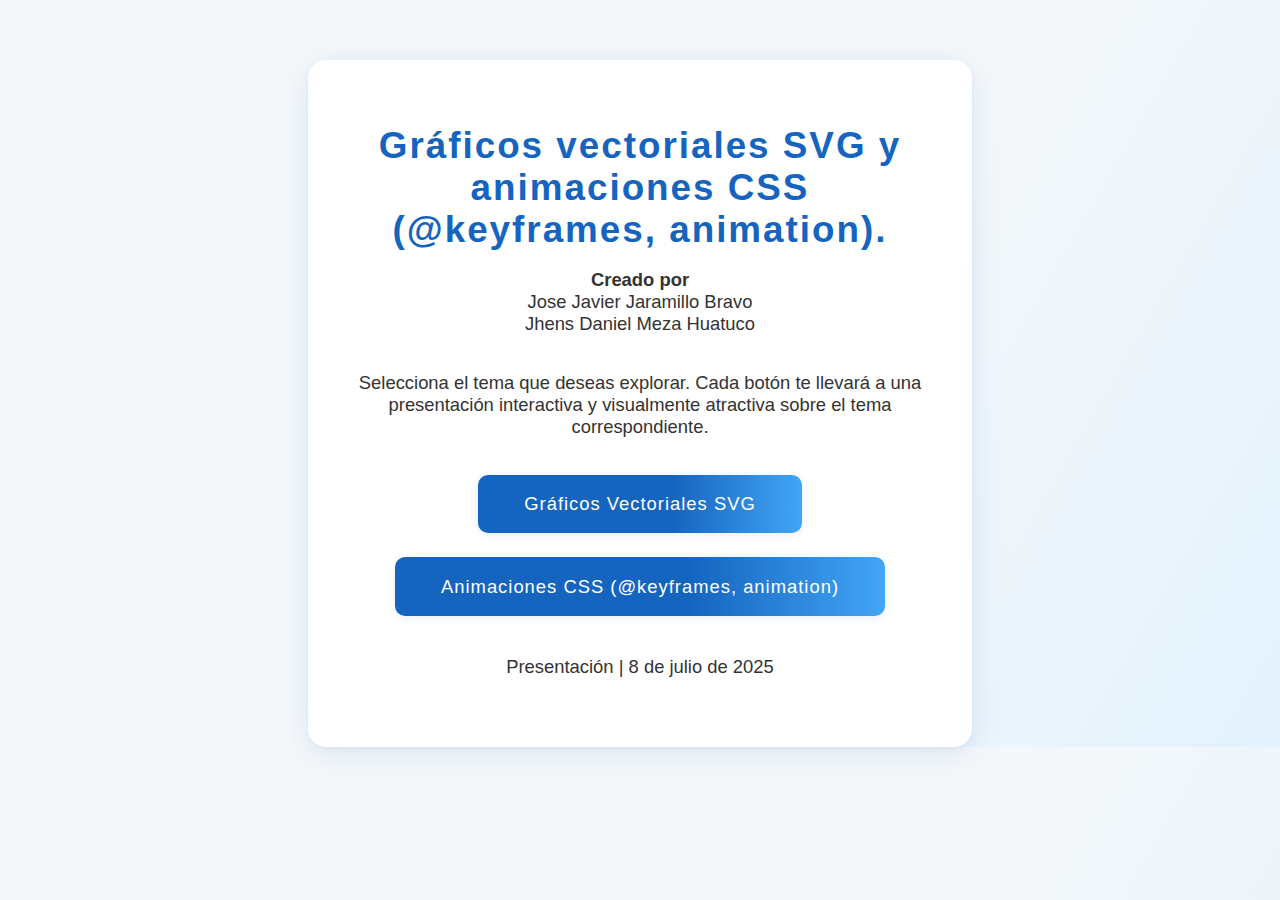
<file: index.html>
<!DOCTYPE html>
<html lang="es">
<head>
    <meta charset="UTF-8">
    <meta name="viewport" content="width=device-width, initial-scale=1.0">
    <title>Exposición Grupo 3 - Índice Temas</title>
    <link rel="stylesheet" href="main.css">
</head>
<body>
    <div class="index-container">
        <h1>Gráficos vectoriales SVG y animaciones CSS (@keyframes, animation).</h1>
        <p><strong>Creado por</strong><br>
        Jose Javier Jaramillo Bravo<br>
        Jhens Daniel Meza Huatuco</p>
        <p>Selecciona el tema que deseas explorar. Cada botón te llevará a una presentación interactiva y visualmente atractiva sobre el tema correspondiente.</p>
        <div class="index-buttons">
            <a href="svg_graficos.html" class="index-btn">Gráficos Vectoriales SVG</a>
            <a href="animaciones_css.html" class="index-btn">Animaciones CSS (@keyframes, animation)</a>
        </div>
        <footer>
            <p>Presentación | 8 de julio de 2025</p>
        </footer>
    </div>
</body>
</html>
</file>
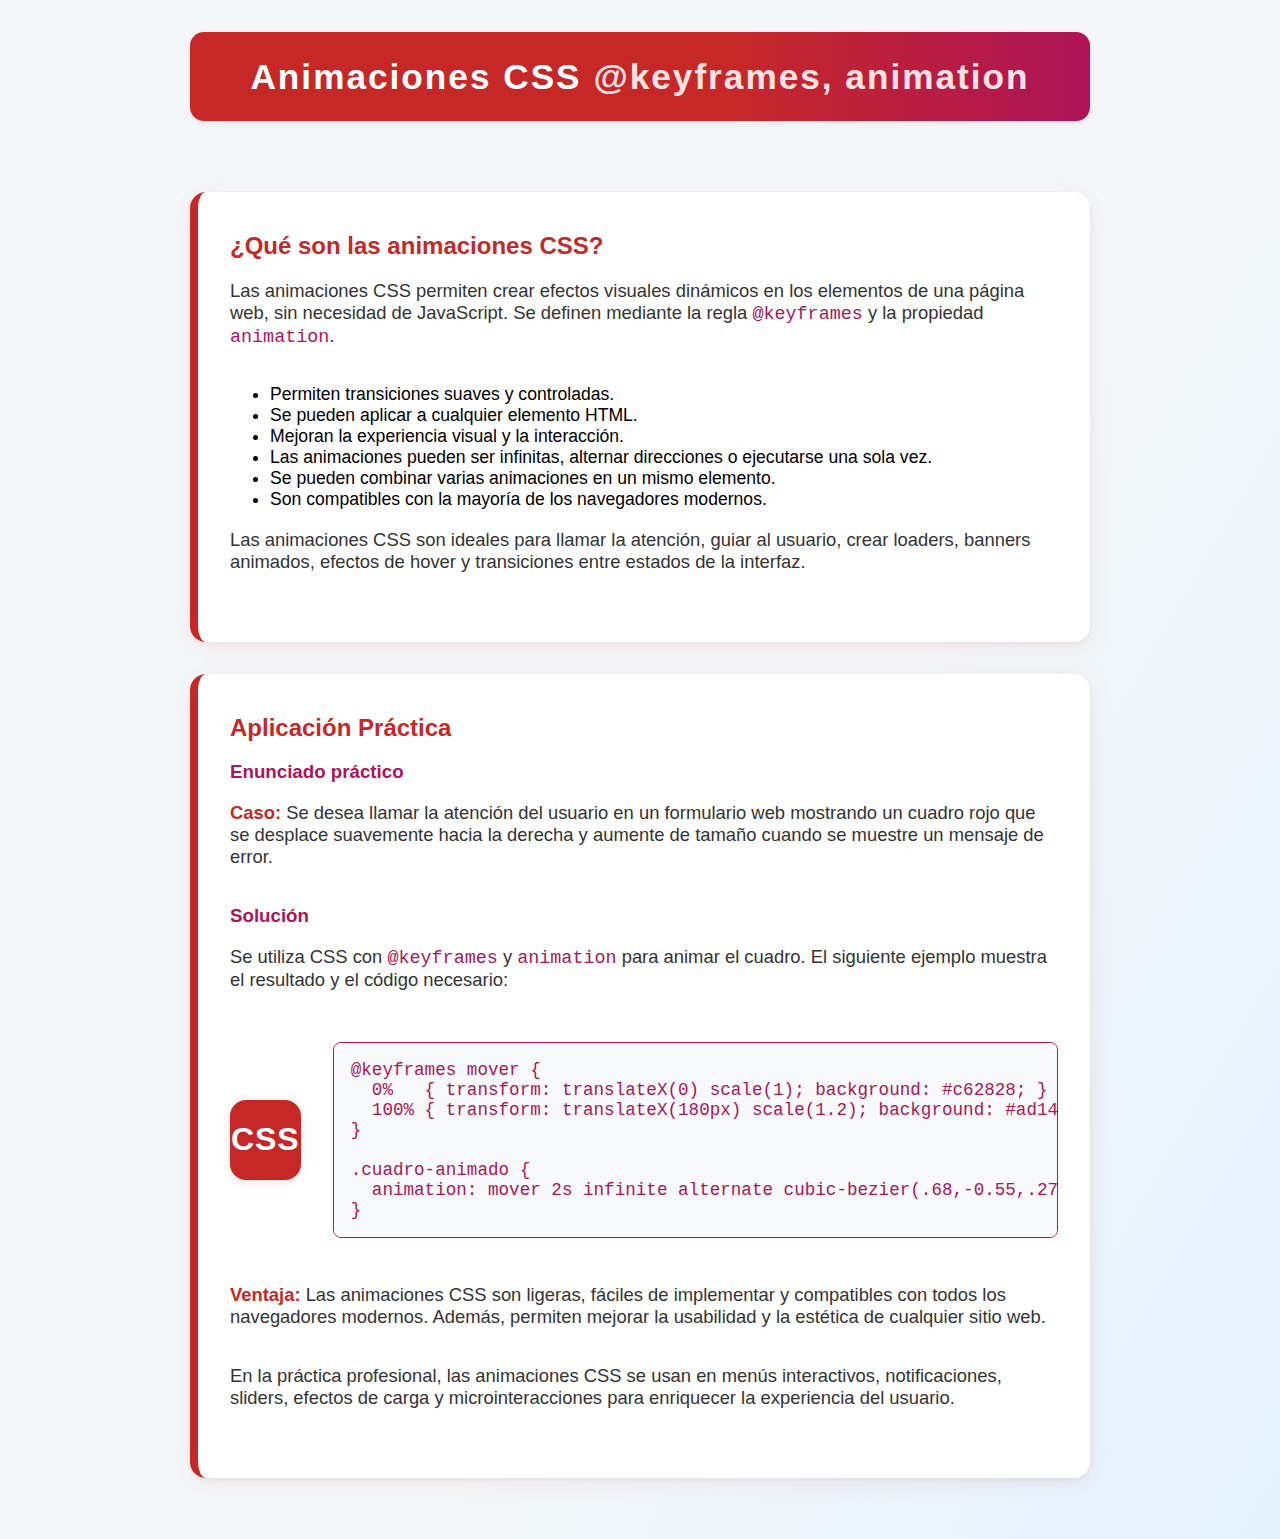
<file: animaciones_css.html>
<!DOCTYPE html>
<html lang="es">
<head>
    <meta charset="UTF-8">
    <meta name="viewport" content="width=device-width, initial-scale=1.0">
    <title>Animaciones CSS (@keyframes, animation)</title>
    <link rel="stylesheet" href="animaciones.css">
    <link rel="stylesheet" href="main.css">
</head>
<body>
    <div class="container">
        <div style="background:linear-gradient(90deg,#c62828 60%,#ad1457 100%);color:#fff;font-size:2.2em;font-weight:bold;text-align:center;padding:0.7em 0;border-radius:14px;box-shadow:0 2px 8px rgba(198,40,40,0.10);letter-spacing:2px;margin-bottom:2em;">Animaciones CSS <span style="color:#ffe3e3;">@keyframes, animation</span></div>
        <div class="teoria">
            <h2>¿Qué son las animaciones CSS?</h2>
            <p>Las animaciones CSS permiten crear efectos visuales dinámicos en los elementos de una página web, sin necesidad de JavaScript. Se definen mediante la regla <code>@keyframes</code> y la propiedad <code>animation</code>.</p>
            <ul>
                <li>Permiten transiciones suaves y controladas.</li>
                <li>Se pueden aplicar a cualquier elemento HTML.</li>
                <li>Mejoran la experiencia visual y la interacción.</li>
                <li>Las animaciones pueden ser infinitas, alternar direcciones o ejecutarse una sola vez.</li>
                <li>Se pueden combinar varias animaciones en un mismo elemento.</li>
                <li>Son compatibles con la mayoría de los navegadores modernos.</li>
            </ul>
            <p>Las animaciones CSS son ideales para llamar la atención, guiar al usuario, crear loaders, banners animados, efectos de hover y transiciones entre estados de la interfaz.</p>
        </div>
        <div class="practica">
            <h2>Aplicación Práctica</h2>
            <h3>Enunciado práctico</h3>
            <p><strong>Caso:</strong> Se desea llamar la atención del usuario en un formulario web mostrando un cuadro rojo que se desplace suavemente hacia la derecha y aumente de tamaño cuando se muestre un mensaje de error.</p>
            <h3>Solución</h3>
            <p>Se utiliza CSS con <code>@keyframes</code> y <code>animation</code> para animar el cuadro. El siguiente ejemplo muestra el resultado y el código necesario:</p>
            <div class="animacion-ejemplo">
                <div class="cuadro-animado">CSS</div>
                <pre><code>@keyframes mover {
  0%   { transform: translateX(0) scale(1); background: #c62828; }
  100% { transform: translateX(180px) scale(1.2); background: #ad1457; }
}

.cuadro-animado {
  animation: mover 2s infinite alternate cubic-bezier(.68,-0.55,.27,1.55);
}</code></pre>
            </div>
            <p><strong>Ventaja:</strong> Las animaciones CSS son ligeras, fáciles de implementar y compatibles con todos los navegadores modernos. Además, permiten mejorar la usabilidad y la estética de cualquier sitio web.</p>
            <p>En la práctica profesional, las animaciones CSS se usan en menús interactivos, notificaciones, sliders, efectos de carga y microinteracciones para enriquecer la experiencia del usuario.</p>
        </div>
    </div>
</body>
</html>
</file>
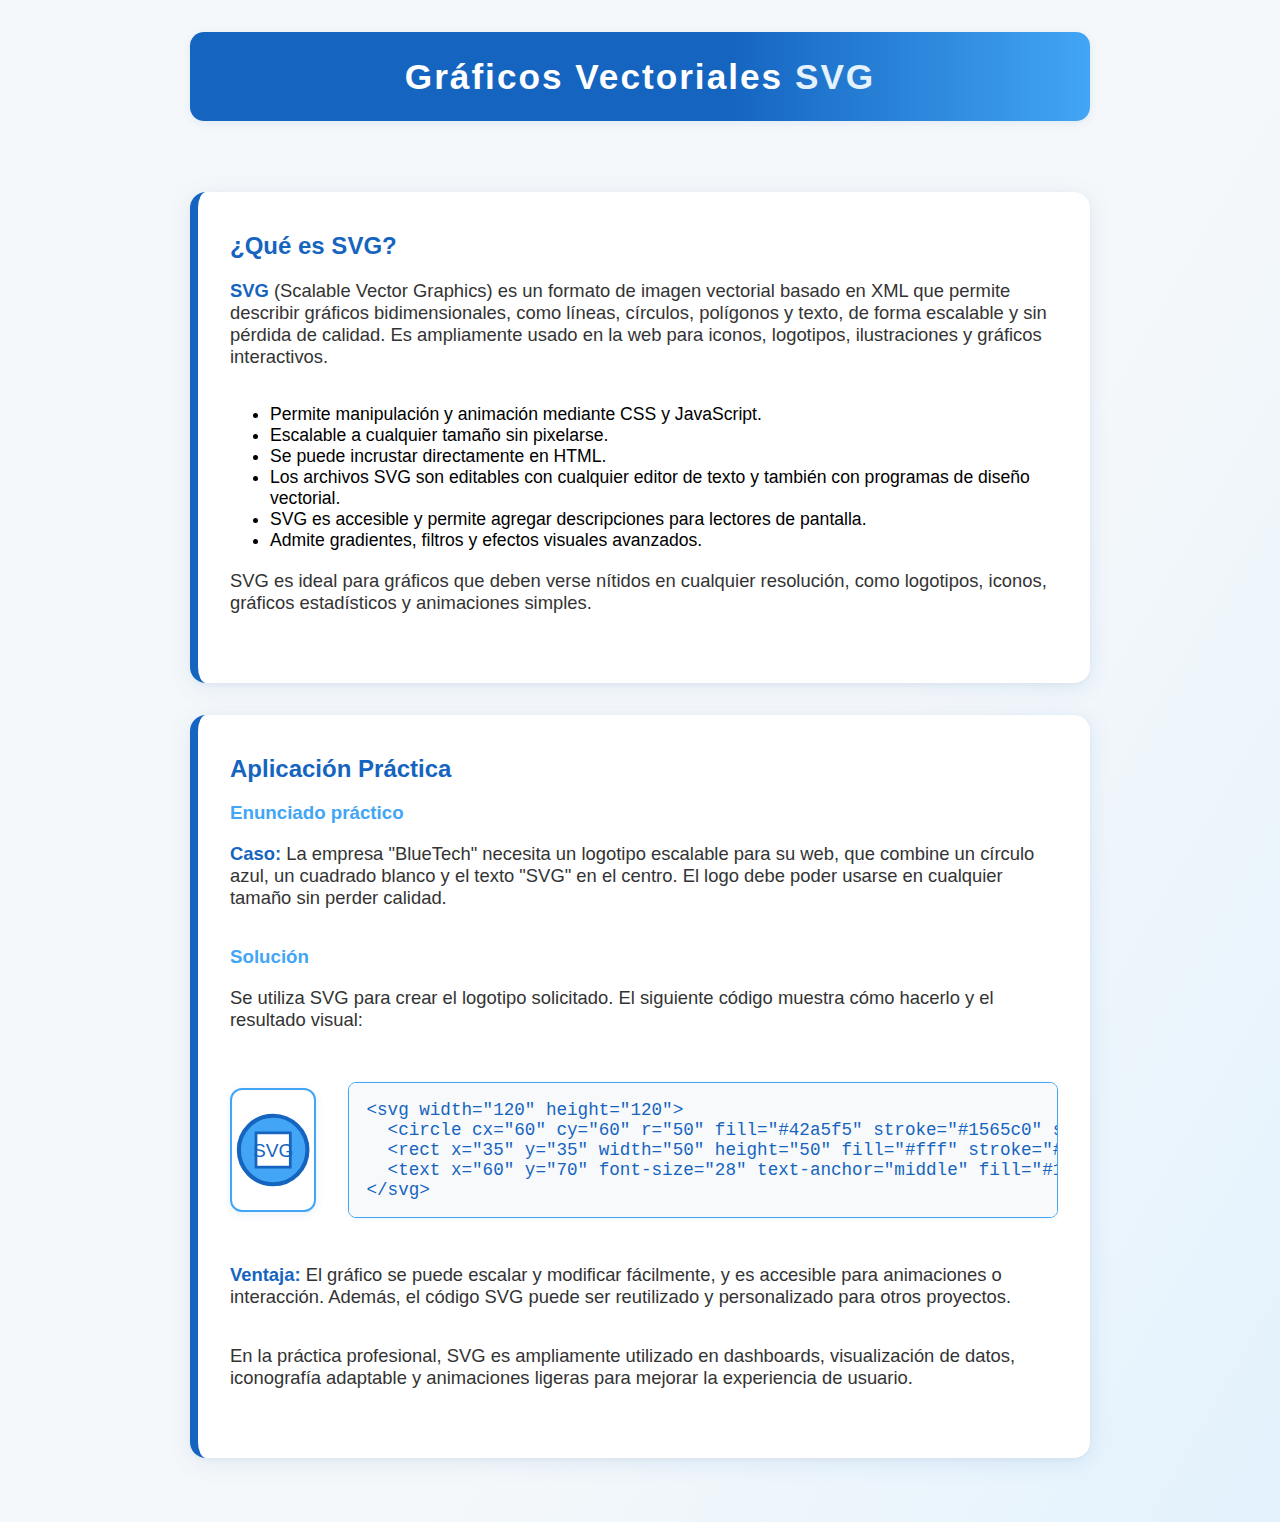
<file: svg_graficos.html>
<!DOCTYPE html>
<html lang="es">
<head>
    <meta charset="UTF-8">
    <meta name="viewport" content="width=device-width, initial-scale=1.0">
    <title>Gráficos Vectoriales SVG</title>
    <link rel="stylesheet" href="svg_graficos.css">
    <link rel="stylesheet" href="main.css">
</head>
<body>
    <div class="container">
        <div style="background:linear-gradient(90deg,#1565c0 60%,#42a5f5 100%);color:#fff;font-size:2.2em;font-weight:bold;text-align:center;padding:0.7em 0;border-radius:14px;box-shadow:0 2px 8px rgba(21,101,192,0.10);letter-spacing:2px;margin-bottom:2em;">Gráficos Vectoriales <span style="color:#e3f2fd;">SVG</span></div>
        <div class="teoria">
            <h2>¿Qué es SVG?</h2>
            <p><strong>SVG</strong> (Scalable Vector Graphics) es un formato de imagen vectorial basado en XML que permite describir gráficos bidimensionales, como líneas, círculos, polígonos y texto, de forma escalable y sin pérdida de calidad. Es ampliamente usado en la web para iconos, logotipos, ilustraciones y gráficos interactivos.</p>
            <ul>
                <li>Permite manipulación y animación mediante CSS y JavaScript.</li>
                <li>Escalable a cualquier tamaño sin pixelarse.</li>
                <li>Se puede incrustar directamente en HTML.</li>
                <li>Los archivos SVG son editables con cualquier editor de texto y también con programas de diseño vectorial.</li>
                <li>SVG es accesible y permite agregar descripciones para lectores de pantalla.</li>
                <li>Admite gradientes, filtros y efectos visuales avanzados.</li>
            </ul>
            <p>SVG es ideal para gráficos que deben verse nítidos en cualquier resolución, como logotipos, iconos, gráficos estadísticos y animaciones simples.</p>
        </div>
        <div class="practica">
            <h2>Aplicación Práctica</h2>
            <h3>Enunciado práctico</h3>
            <p><strong>Caso:</strong> La empresa "BlueTech" necesita un logotipo escalable para su web, que combine un círculo azul, un cuadrado blanco y el texto "SVG" en el centro. El logo debe poder usarse en cualquier tamaño sin perder calidad.</p>
            <h3>Solución</h3>
            <p>Se utiliza SVG para crear el logotipo solicitado. El siguiente código muestra cómo hacerlo y el resultado visual:</p>
            <div class="svg-ejemplo">
                <svg width="120" height="120" viewBox="0 0 120 120">
                    <circle cx="60" cy="60" r="50" fill="#42a5f5" stroke="#1565c0" stroke-width="6" />
                    <rect x="35" y="35" width="50" height="50" fill="#fff" stroke="#1565c0" stroke-width="4" />
                    <text x="60" y="70" font-size="28" text-anchor="middle" fill="#1565c0" font-family="Arial">SVG</text>
                </svg>
                <pre><code>&lt;svg width="120" height="120"&gt;
  &lt;circle cx="60" cy="60" r="50" fill="#42a5f5" stroke="#1565c0" stroke-width="6" /&gt;
  &lt;rect x="35" y="35" width="50" height="50" fill="#fff" stroke="#1565c0" stroke-width="4" /&gt;
  &lt;text x="60" y="70" font-size="28" text-anchor="middle" fill="#1565c0"&gt;SVG&lt;/text&gt;
&lt;/svg&gt;</code></pre>
            </div>
            <p><strong>Ventaja:</strong> El gráfico se puede escalar y modificar fácilmente, y es accesible para animaciones o interacción. Además, el código SVG puede ser reutilizado y personalizado para otros proyectos.</p>
            <p>En la práctica profesional, SVG es ampliamente utilizado en dashboards, visualización de datos, iconografía adaptable y animaciones ligeras para mejorar la experiencia de usuario.</p>
        </div>
    </div>
</body>
</html>
</file>
<file: main.css>
body {
    background: linear-gradient(120deg, #f5f8fa 60%, #e3f2fd 100%);
    font-family: 'Segoe UI', Arial, sans-serif;
    margin: 0;
    padding: 0;
}
.index-container {
    max-width: 600px;
    margin: 60px auto 0 auto;
    background: #fff;
    border-radius: 18px;
    box-shadow: 0 6px 32px rgba(21,101,192,0.13), 0 1.5px 4px rgba(0,0,0,0.04);
    padding: 2.5em 2em 2em 2em;
    text-align: center;
}
h1 {
    color: #1565c0;
    font-size: 2.3em;
    margin-bottom: 0.5em;
    letter-spacing: 2px;
}
p {
    color: #333;
    font-size: 1.15em;
    margin-bottom: 2em;
}
.index-buttons {
    display: flex;
    flex-direction: column;
    gap: 1.5em;
    align-items: center;
}
.index-btn {
    background: linear-gradient(90deg, #1565c0 60%, #42a5f5 100%);
    color: #fff;
    border: none;
    border-radius: 10px;
    padding: 1em 2.5em;
    font-size: 1.15em;
    font-weight: 500;
    letter-spacing: 1px;
    cursor: pointer;
    box-shadow: 0 2px 8px rgba(21,101,192,0.10);
    transition: background 0.3s, transform 0.2s;
    text-decoration: none;
    outline: none;
}
.index-btn:hover {
    background: linear-gradient(90deg, #42a5f5 60%, #1565c0 100%);
    transform: translateY(-2px) scale(1.04);
}
footer {
    margin-top: 2.5em;
    color: #888;
    font-size: 1em;
    text-align: center;
}
</file>
<file: animaciones.css>
body { background: linear-gradient(120deg, #f5f8fa 60%, #ffe3e3 100%); }
.container { max-width: 900px; margin: 0 auto; padding: 2em; }
.teoria, .practica {
    background: #fff;
    border-radius: 16px;
    box-shadow: 0 4px 24px rgba(198,40,40,0.10), 0 1.5px 4px rgba(0,0,0,0.04);
    margin-bottom: 2em;
    padding: 2.5em 2em 2em 2em;
    border-left: 8px solid #c62828;
}
h1 {
    color: #fff;
    background: linear-gradient(90deg, #c62828 60%, #ad1457 100%);
    border-radius: 12px;
    padding: 0.7em 0;
    text-align: center;
    margin-bottom: 2em;
    box-shadow: 0 2px 8px rgba(198,40,40,0.10);
    letter-spacing: 2px;
}
h2 { color: #c62828; margin-top: 0; }
h3 { color: #ad1457; }
.animacion-ejemplo {
    display: flex; gap: 2em; align-items: center; justify-content: center; margin: 2em 0;
}
.cuadro-animado {
    width: 80px; height: 80px; background: #c62828; border-radius: 16px;
    animation: mover 2s infinite alternate cubic-bezier(.68,-0.55,.27,1.55);
    display: flex; align-items: center; justify-content: center; color: #fff; font-size: 2em;
    box-shadow: 0 2px 8px rgba(198,40,40,0.15);
    font-family: 'Segoe UI', Arial, sans-serif;
    font-weight: bold;
    letter-spacing: 1px;
}
@keyframes mover {
    0% { transform: translateX(0) scale(1); background: #c62828; }
    100% { transform: translateX(180px) scale(1.2); background: #ad1457; }
}
pre {
    background: #f8f9fa;
    border: 1.5px solid #ad1457;
    border-radius: 8px;
    padding: 1.2em;
    overflow-x: auto;
    font-size: 1.1em;
    box-shadow: 0 1px 4px rgba(198,40,40,0.07);
}
code { color: #ad1457; font-family: 'Fira Mono', 'Consolas', monospace; }
ul, p { font-size: 1.1em; }
strong { color: #c62828; }
</file>
<file: svg_graficos.css>
body { background: linear-gradient(120deg, #f5f8fa 60%, #e3f2fd 100%); }
.container { max-width: 900px; margin: 0 auto; padding: 2em; }
.teoria, .practica {
    background: #fff;
    border-radius: 16px;
    box-shadow: 0 4px 24px rgba(21,101,192,0.10), 0 1.5px 4px rgba(0,0,0,0.04);
    margin-bottom: 2em;
    padding: 2.5em 2em 2em 2em;
    border-left: 8px solid #1565c0;
}
h1 {
    color: #fff;
    background: linear-gradient(90deg, #1565c0 60%, #42a5f5 100%);
    border-radius: 12px;
    padding: 0.7em 0;
    text-align: center;
    margin-bottom: 2em;
    box-shadow: 0 2px 8px rgba(21,101,192,0.10);
    letter-spacing: 2px;
}
h2 { color: #1565c0; margin-top: 0; }
h3 { color: #42a5f5; }
.svg-ejemplo {
    display: flex; gap: 2em; justify-content: center; align-items: center; margin: 2em 0;
}
.svg-ejemplo svg {
    border: 2px solid #42a5f5;
    background: #fff;
    border-radius: 12px;
    box-shadow: 0 2px 8px rgba(21,101,192,0.10);
}
pre {
    background: #f8f9fa;
    border: 1.5px solid #42a5f5;
    border-radius: 8px;
    padding: 1.2em;
    overflow-x: auto;
    font-size: 1.1em;
    box-shadow: 0 1px 4px rgba(21,101,192,0.07);
}
code { color: #1565c0; font-family: 'Fira Mono', 'Consolas', monospace; }
ul, p { font-size: 1.1em; }
strong { color: #1565c0; }
</file>
